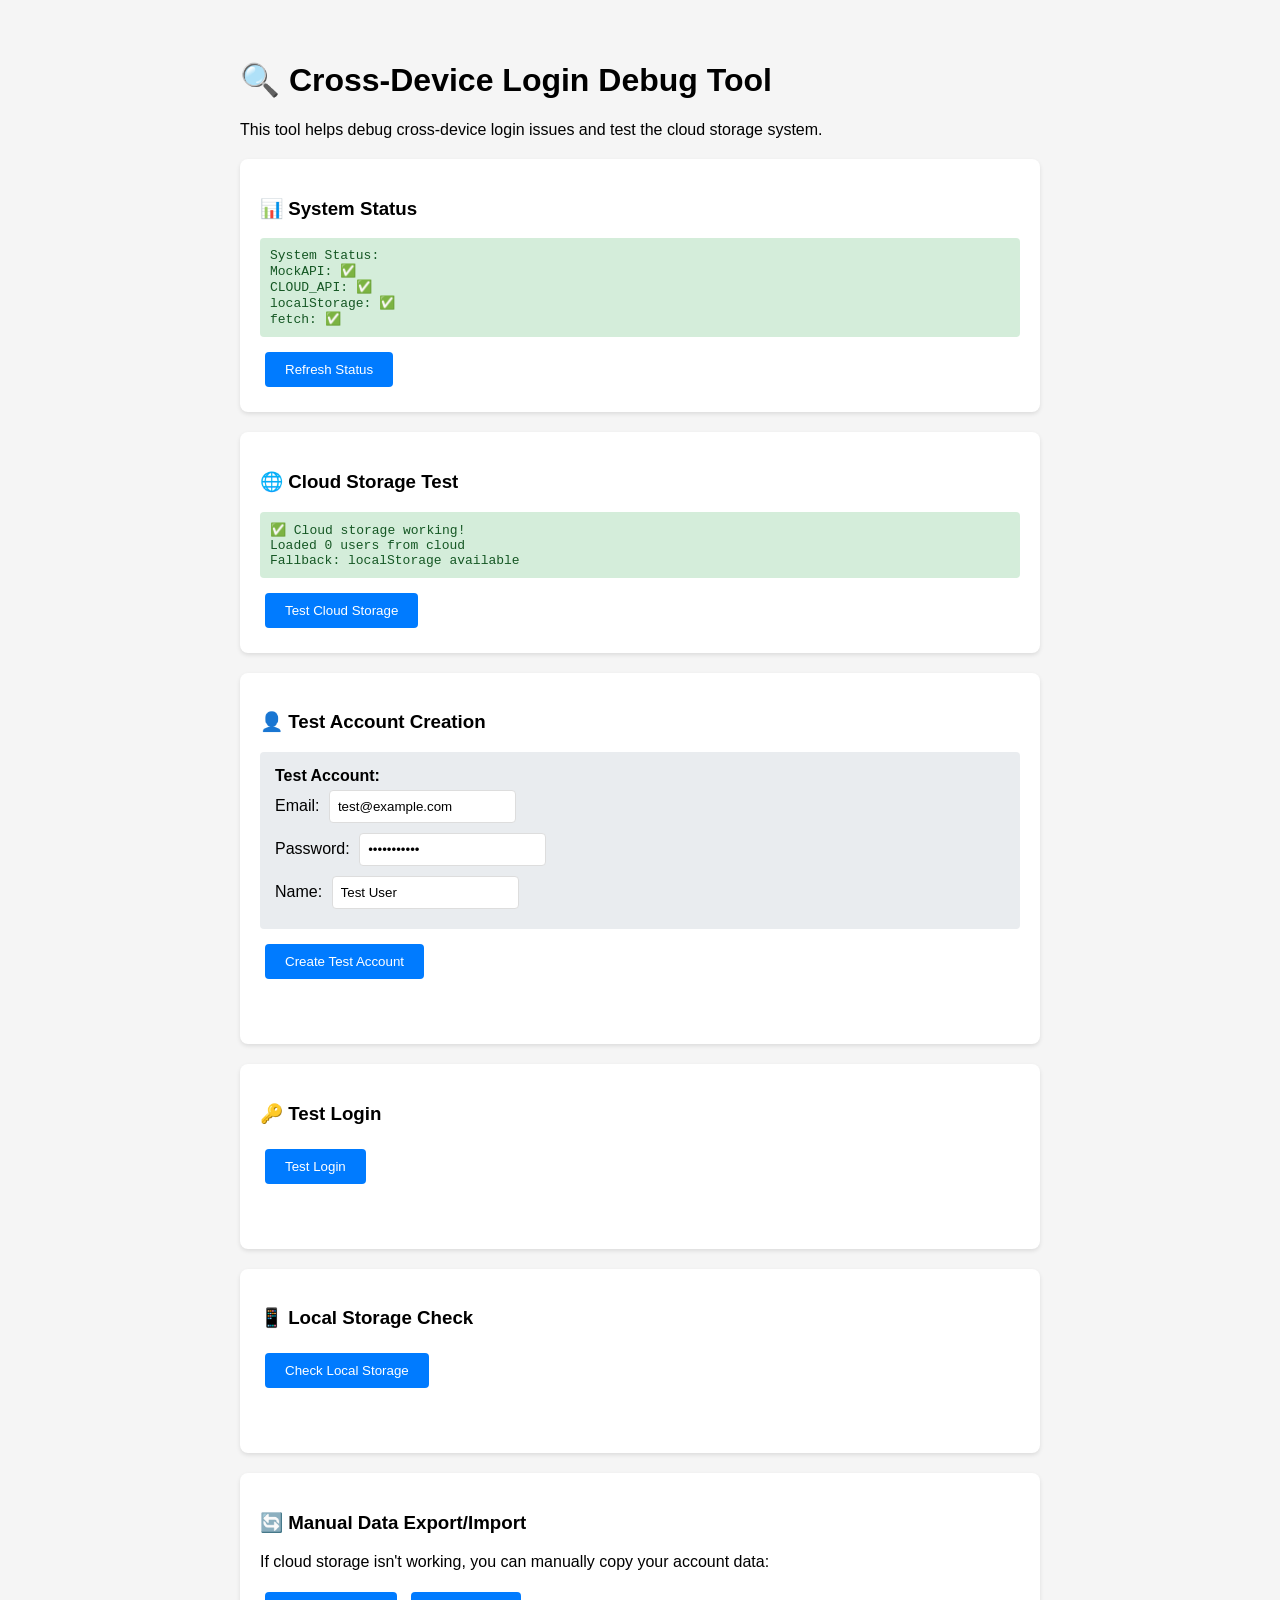
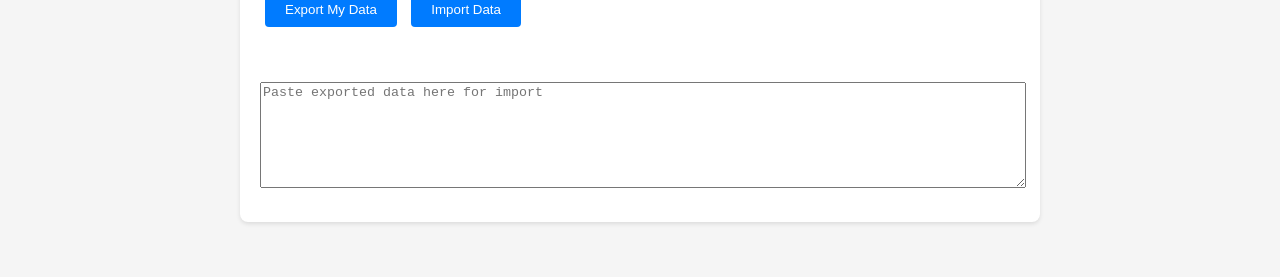
<file: debug-cross-device.html>
<!DOCTYPE html>
<html lang="en">
<head>
    <meta charset="UTF-8">
    <meta name="viewport" content="width=device-width, initial-scale=1.0">
    <title>🔍 Cross-Device Login Debug</title>
    <style>
        body {
            font-family: Arial, sans-serif;
            max-width: 800px;
            margin: 20px auto;
            padding: 20px;
            background: #f5f5f5;
        }
        .debug-section {
            background: white;
            padding: 20px;
            margin: 20px 0;
            border-radius: 8px;
            box-shadow: 0 2px 4px rgba(0,0,0,0.1);
        }
        .status {
            padding: 10px;
            border-radius: 4px;
            margin: 10px 0;
            font-family: monospace;
        }
        .success { background: #d4edda; color: #155724; }
        .error { background: #f8d7da; color: #721c24; }
        .info { background: #d1ecf1; color: #0c5460; }
        .warning { background: #fff3cd; color: #856404; }
        button {
            background: #007bff;
            color: white;
            border: none;
            padding: 10px 20px;
            border-radius: 4px;
            cursor: pointer;
            margin: 5px;
        }
        button:hover { background: #0056b3; }
        .test-account {
            background: #e9ecef;
            padding: 15px;
            border-radius: 4px;
            margin: 10px 0;
        }
        input {
            padding: 8px;
            margin: 5px;
            border: 1px solid #ddd;
            border-radius: 4px;
        }
    </style>
</head>
<body>
    <h1>🔍 Cross-Device Login Debug Tool</h1>
    <p>This tool helps debug cross-device login issues and test the cloud storage system.</p>

    <div class="debug-section">
        <h3>📊 System Status</h3>
        <div id="systemStatus" class="status info">Checking system status...</div>
        <button onclick="checkSystemStatus()">Refresh Status</button>
    </div>

    <div class="debug-section">
        <h3>🌐 Cloud Storage Test</h3>
        <div id="cloudStatus" class="status info">Testing cloud storage...</div>
        <button onclick="testCloudStorage()">Test Cloud Storage</button>
    </div>

    <div class="debug-section">
        <h3>👤 Test Account Creation</h3>
        <div class="test-account">
            <strong>Test Account:</strong><br>
            Email: <input type="email" id="testEmail" value="test@example.com" placeholder="test@example.com"><br>
            Password: <input type="password" id="testPassword" value="testpass123" placeholder="testpass123"><br>
            Name: <input type="text" id="testName" value="Test User" placeholder="Test User">
        </div>
        <button onclick="createTestAccount()">Create Test Account</button>
        <div id="createResult" class="status"></div>
    </div>

    <div class="debug-section">
        <h3>🔑 Test Login</h3>
        <button onclick="testLogin()">Test Login</button>
        <div id="loginResult" class="status"></div>
    </div>

    <div class="debug-section">
        <h3>📱 Local Storage Check</h3>
        <button onclick="checkLocalStorage()">Check Local Storage</button>
        <div id="localStorageResult" class="status"></div>
    </div>

    <div class="debug-section">
        <h3>🔄 Manual Data Export/Import</h3>
        <p>If cloud storage isn't working, you can manually copy your account data:</p>
        <button onclick="exportData()">Export My Data</button>
        <button onclick="importData()">Import Data</button>
        <div id="exportResult" class="status"></div>
        <textarea id="dataTextarea" placeholder="Paste exported data here for import" style="width: 100%; height: 100px; margin: 10px 0;"></textarea>
    </div>

    <script src="api-config.js"></script>
    <script>
        let testAccount = null;

        async function checkSystemStatus() {
            const statusDiv = document.getElementById('systemStatus');
            statusDiv.innerHTML = 'Checking system status...';
            
            try {
                const status = {
                    MockAPI: typeof MockAPI !== 'undefined',
                    CLOUD_API: typeof CLOUD_API !== 'undefined',
                    localStorage: typeof localStorage !== 'undefined',
                    fetch: typeof fetch !== 'undefined'
                };
                
                let statusText = 'System Status:<br>';
                for (const [key, value] of Object.entries(status)) {
                    statusText += `${key}: ${value ? '✅' : '❌'}<br>`;
                }
                
                statusDiv.innerHTML = statusText;
                statusDiv.className = 'status success';
            } catch (error) {
                statusDiv.innerHTML = `❌ System check failed: ${error.message}`;
                statusDiv.className = 'status error';
            }
        }

        async function testCloudStorage() {
            const statusDiv = document.getElementById('cloudStatus');
            statusDiv.innerHTML = 'Testing cloud storage...';
            
            try {
                // Test getting users
                const users = await CLOUD_API.getUsers();
                statusDiv.innerHTML = `✅ Cloud storage working!<br>Loaded ${users.size} users from cloud<br>Fallback: localStorage available`;
                statusDiv.className = 'status success';
            } catch (error) {
                statusDiv.innerHTML = `❌ Cloud storage failed: ${error.message}<br>Using localStorage fallback`;
                statusDiv.className = 'status warning';
            }
        }

        async function createTestAccount() {
            const resultDiv = document.getElementById('createResult');
            const email = document.getElementById('testEmail').value;
            const password = document.getElementById('testPassword').value;
            const name = document.getElementById('testName').value;
            
            resultDiv.innerHTML = 'Creating test account...';
            
            try {
                const userData = { name, email, password };
                const response = await MockAPI.register(userData);
                testAccount = response.user;
                
                resultDiv.innerHTML = `✅ Test account created!<br>User ID: ${testAccount.id}<br>Email: ${testAccount.email}<br>Token: ${response.token.substring(0, 20)}...`;
                resultDiv.className = 'status success';
            } catch (error) {
                resultDiv.innerHTML = `❌ Account creation failed: ${error.message}`;
                resultDiv.className = 'status error';
            }
        }

        async function testLogin() {
            const resultDiv = document.getElementById('loginResult');
            const email = document.getElementById('testEmail').value;
            const password = document.getElementById('testPassword').value;
            
            resultDiv.innerHTML = 'Testing login...';
            
            try {
                const credentials = { email, password };
                const response = await MockAPI.login(credentials);
                
                resultDiv.innerHTML = `✅ Login successful!<br>User: ${response.user.name}<br>Email: ${response.user.email}<br>Token: ${response.token.substring(0, 20)}...`;
                resultDiv.className = 'status success';
            } catch (error) {
                resultDiv.innerHTML = `❌ Login failed: ${error.message}`;
                resultDiv.className = 'status error';
            }
        }

        function checkLocalStorage() {
            const resultDiv = document.getElementById('localStorageResult');
            
            try {
                const users = localStorage.getItem('mock_users');
                const userData = localStorage.getItem('mock_user_data');
                
                let result = 'Local Storage Contents:<br>';
                result += `Users: ${users ? '✅ Found' : '❌ Not found'}<br>`;
                result += `User Data: ${userData ? '✅ Found' : '❌ Not found'}<br>`;
                
                if (users) {
                    const userMap = new Map(JSON.parse(users));
                    result += `User Count: ${userMap.size}<br>`;
                    result += `User Emails: ${Array.from(userMap.keys()).join(', ')}`;
                }
                
                resultDiv.innerHTML = result;
                resultDiv.className = 'status info';
            } catch (error) {
                resultDiv.innerHTML = `❌ Local storage check failed: ${error.message}`;
                resultDiv.className = 'status error';
            }
        }

        function exportData() {
            const resultDiv = document.getElementById('exportResult');
            
            try {
                const users = localStorage.getItem('mock_users');
                const userData = localStorage.getItem('mock_user_data');
                
                const exportData = {
                    users: users,
                    userData: userData,
                    timestamp: new Date().toISOString()
                };
                
                const exportString = JSON.stringify(exportData, null, 2);
                document.getElementById('dataTextarea').value = exportString;
                
                resultDiv.innerHTML = '✅ Data exported! Copy the text above and paste it on another device.';
                resultDiv.className = 'status success';
            } catch (error) {
                resultDiv.innerHTML = `❌ Export failed: ${error.message}`;
                resultDiv.className = 'status error';
            }
        }

        function importData() {
            const resultDiv = document.getElementById('exportResult');
            const importString = document.getElementById('dataTextarea').value;
            
            try {
                const importData = JSON.parse(importString);
                
                if (importData.users) {
                    localStorage.setItem('mock_users', importData.users);
                }
                if (importData.userData) {
                    localStorage.setItem('mock_user_data', importData.userData);
                }
                
                resultDiv.innerHTML = '✅ Data imported successfully! You can now login on this device.';
                resultDiv.className = 'status success';
            } catch (error) {
                resultDiv.innerHTML = `❌ Import failed: ${error.message}`;
                resultDiv.className = 'status error';
            }
        }

        // Auto-run system check on page load
        window.addEventListener('load', () => {
            checkSystemStatus();
            testCloudStorage();
        });
    </script>
</body>
</html>
</file>
